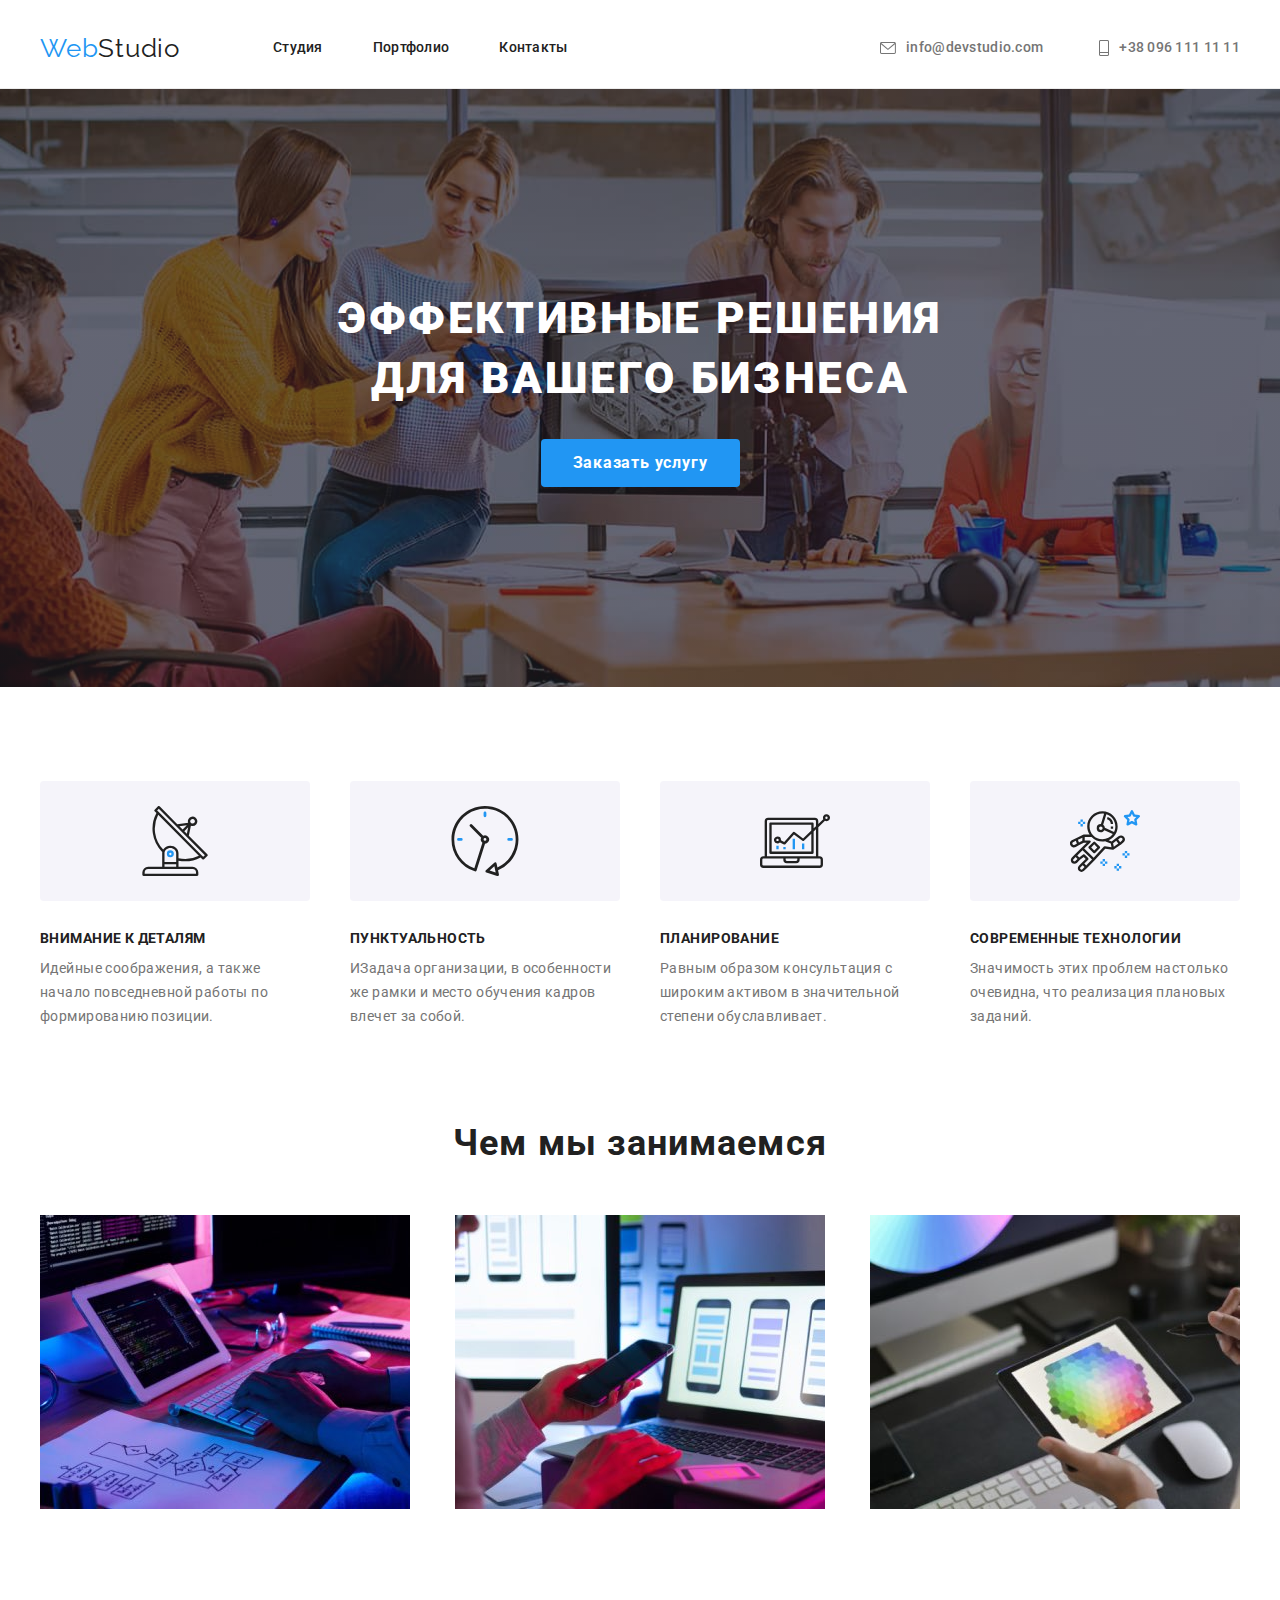
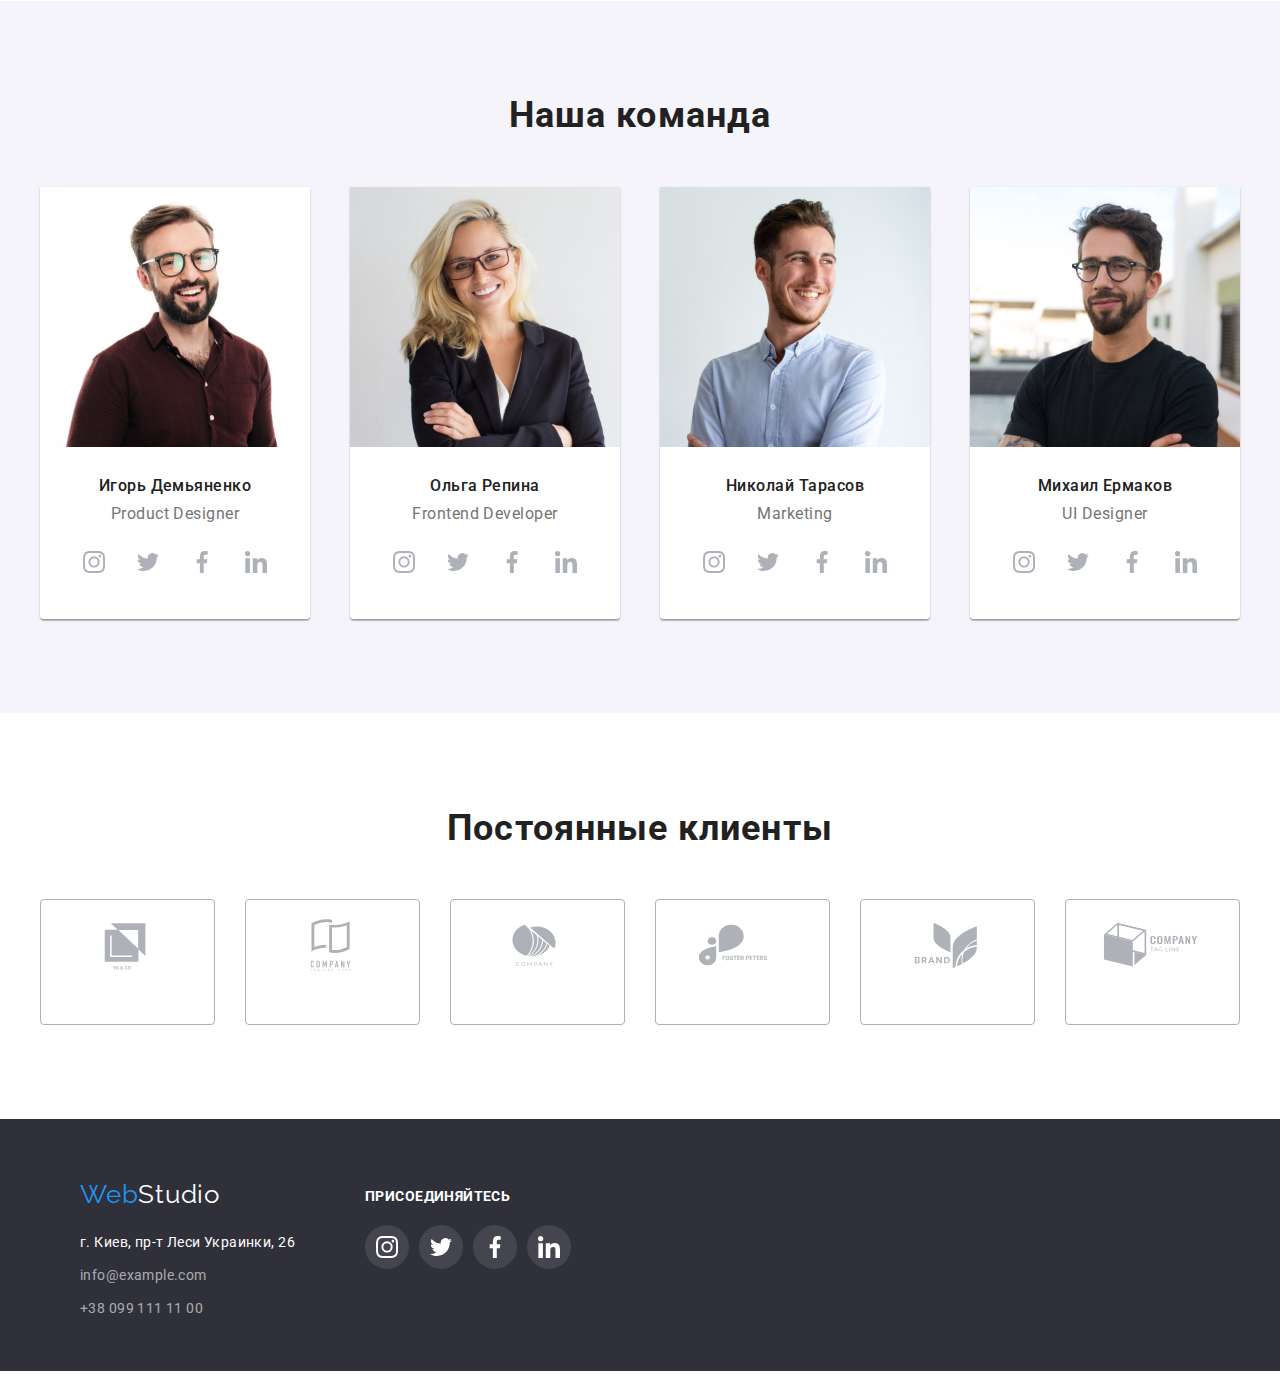
<file: index.html>
<!DOCTYPE html>
<html lang="ru">

<head>
    <meta charset="UTF-8">
    <meta http-equiv="X-UA-Compatible" content="IE=edge">
    <meta name="viewport" content="width=device-width, initial-scale=1.0">
    <title>Web Studio (Version 2.1)</title>

    <link
        href="https://fonts.googleapis.com/css2?family=Raleway:wght@700&family=Roboto:wght@400;500;700;900&display=swap"
        rel="stylesheet" />

    <link rel="stylesheet" href="https://cdnjs.cloudflare.com/ajax/libs/modern-normalize/1.1.0/modern-normalize.min.css"
        integrity="sha512-wpPYUAdjBVSE4KJnH1VR1HeZfpl1ub8YT/NKx4PuQ5NmX2tKuGu6U/JRp5y+Y8XG2tV+wKQpNHVUX03MfMFn9Q=="
        crossorigin="anonymous" referrerpolicy="no-referrer" />

    <link rel="stylesheet" href="./css/style.css">
</head>

<body>

    <header>
        <div class="container main-nav">
            <a href="./index.html" class="logo link"> <span class="logo-web">Web</span><span class="logo-studio">Studio</span></a>
            <nav>
                <ul class="site-nav list">
                    <li class="item"><a class="link" href="./index.html">Студия</a></li>
                    <li class="item"><a class="link" href="./portfolio.html">Портфолио</a></li>
                    <li class="item"><a class="link" href="">Контакты</a></li>
                </ul> 
            </nav>
            <ul class="contact-nav list">
                <li class="item">
                    <a class="link email-nav" href="mailto:info@devstudio.com">
                    <svg class="email-pic">
                    <use href="./images/nav-icon.svg#icon-nav-envelope"></use>
                    </svg>
                    info@devstudio.com
                    </a>
                </li>
                <li class="item">
                    <a class="link tel-nav" href="tel:+380961111111">
                    <svg class="tel-pic">
                    <use href="./images/nav-icon.svg#icon-nav-phone"></use>
                    </svg>
                    +38 096 111 11 11
                    </a>
                </li>
            </ul>
        </div>
    </header>

    <main>
        <!-- секция Эффективные решения для вашего бизнеса -->
        <div class="pre-hero-line"></div>
        <section class="hero">
            <h1 class="main-headline"> <span class="hero-title"> Эффективные решения<br>для вашего бизнеса</span> </h1>
            <button type="button" class="button-main"> <span class="color-text-button">Заказать услугу</span></button>
        </section>
        <!-- секция преимуществ -->
        <section class="container">
            <ul class="benefits">
                <!-- <h2>Наши преимущества</h2> -->
                <li class="item aerial">
                    <h3 class="benefits-title">Внимание к деталям</h3>
                    <p class="benefits-describe">Идейные соображения, а также начало повседневной работы по формированию позиции.</p>
                </li>
                <li class="item clock">
                    <h3 class="benefits-title">Пунктуальность</h3>
                    <p class="benefits-describe">ИЗадача организации, в особенности же рамки и место обучения кадров влечет за собой.</p>
                </li>
                <li class="item diagarm">
                    <h3 class="benefits-title">Планирование</h3>
                    <p class="benefits-describe">Равным образом консультация с широким активом в значительной степени обуславливает.</p>
                </li>
                <li class="item astronaut">
                    <h3 class="benefits-title">Современные технологии</h3>
                    <p class="benefits-describe">Значимость этих проблем настолько очевидна, что реализация плановых заданий.</p>
                </li>
            </ul>
        </section>
        <!-- секция Чем мы занимаемся  -->
        <section class="container">
            <div class="whatwedo">
                <h2 class="whatwedo-headline">Чем мы занимаемся</h2>
                <ul class="whatwedo-list">
                    <li class="item">
                        <img src="./images/photo-coding.jpg" alt="Верстка сайта" width="370" height="294" />
                    </li>
                    <li class="item">
                        <img src="./images/photo-app.jpg" alt="Написание приложений" width="370" height="294" />
                    </li>
                    <li class="item">
                        <img src="./images/photo-design.jpg" alt="Разработка дизайна" width="370" height="294" />
                    </li>
                </ul>
            </div>
        </section>
        <!-- секция Наша команда -->
        <section class="our-team">
            <div class="container">
                <h2 class="our-team-headline">Наша команда</h2>
                <ul class="personal list">
                    <li class="personal-card">
                        <img class="item-img" src="./images/card-photo-igor.jpg" alt="Product Designer" width="270" height="260" />
                        <div class="our-team-name">
                            <p class="team-name">Игорь Демьяненко</p>
                            <p class="team-job">Product Designer</p>
                            <ul class="personal-social">
                                <li class="social">
                                    <a href="#">
                                    <svg class="insta-icon link" viewBox="0 0 200 100">
                                    <use href="./images/social-icons.svg#icon-instagram"></use>
                                    </svg>
                                    </a>
                                </li>                                    
                                <li class="social">
                                    <a href="#">
                                    <svg class="twitter-icon link" viewBox="0 0 200 100">
                                    <use href="./images/social-icons.svg#icon-twitter"></use>
                                    </svg>
                                    </a>
                                </li>                                    
                                <li class="social">
                                    <a href="#">
                                    <svg class="facebook-icon link" viewBox="0 0 200 100">
                                    <use href="./images/social-icons.svg#icon-facebook"></use>
                                    </svg>
                                    </a>
                                </li>                                    
                                <li class="social">
                                    <a href="#">
                                    <svg class="linkedin-icon link" viewBox="0 0 200 100">
                                    <use href="./images/social-icons.svg#icon-linkedin"></use>
                                    </svg>
                                    </a>
                                </li>                                   
                            </ul>
                        </div>
                    </li>
                    <li class="personal-card">
                        <img class="item-img" src="./images/card-photo-olena.jpg" alt="Frontend Developer" width="270" height="260" />
                        <div class="our-team-name">
                            <p class="team-name">Ольга Репина</p>
                            <p class="team-job">Frontend Developer</p>
                            <ul class="personal-social">
                                <li class="social">
                                    <a href="#">
                                    <svg class="insta-icon link" viewBox="0 0 200 100">
                                    <use href="./images/social-icons.svg#icon-instagram"></use>
                                    </svg>
                                    </a>
                                </li>
                                <li class="social">
                                    <a href="#">
                                    <svg class="twitter-icon link" viewBox="0 0 200 100">
                                    <use href="./images/social-icons.svg#icon-twitter"></use>
                                    </svg>
                                    </a>
                                </li>
                                <li class="social">
                                    <a href="#">
                                    <svg class="facebook-icon link" viewBox="0 0 200 100">
                                    <use href="./images/social-icons.svg#icon-facebook"></use>
                                    </svg>
                                    </a>
                                </li>
                                <li class="social">
                                    <a href="#">
                                    <svg class="linkedin-icon link" viewBox="0 0 200 100">
                                    <use href="./images/social-icons.svg#icon-linkedin"></use>
                                    </svg>
                                    </a>
                                 </li>
                            </ul>
                        </div>
                    </li>
                    <li class="personal-card">
                        <img class="item-img" src="./images/card-photo-mukola.jpg" alt="Marketing" width="270" height="260" />
                        <div class="our-team-name">
                            <p class="team-name">Николай Тарасов</p>
                            <p class="team-job">Marketing</p>
                            <ul class="personal-social">
                                <li class="social">
                                    <a href="#">
                                    <svg class="insta-icon link" viewBox="0 0 200 100">
                                    <use href="./images/social-icons.svg#icon-instagram"></use>
                                    </svg>
                                    </a>
                                </li>
                                <li class="social">
                                    <a href="#">
                                    <svg class="twitter-icon link" viewBox="0 0 200 100">
                                    <use href="./images/social-icons.svg#icon-twitter"></use>
                                    </svg>
                                    </a>
                                </li>
                                <li class="social">
                                    <a href="#">
                                    <svg class="facebook-icon link" viewBox="0 0 200 100">
                                    <use href="./images/social-icons.svg#icon-facebook"></use>
                                    </svg>
                                    </a>
                                </li>
                                <li class="social">
                                    <a href="#">
                                    <svg class="linkedin-icon link" viewBox="0 0 200 100">
                                    <use href="./images/social-icons.svg#icon-linkedin"></use>
                                    </svg>
                                    </a>
                                </li>
                            </ul>
                        </div>
                    </li>
                    <li class="personal-card">
                        <img class="item-img" src="./images/card-photo-mukhailo.jpg" alt="Product Designer" width="270" height="260" />
                        <div class="our-team-name">
                            <p class="team-name">Михаил Ермаков</p>
                            <p class="team-job">UI Designer</p>
                            <ul class="personal-social">
                                <li class="social">
                                    <a href="#">
                                    <svg class="insta-icon link" viewBox="0 0 200 100">
                                    <use href="./images/social-icons.svg#icon-instagram"></use>
                                    </svg>
                                    </a>
                                </li>
                                <li class="social">
                                    <a href="#">
                                    <svg class="twitter-icon link" viewBox="0 0 200 100">
                                    <use href="./images/social-icons.svg#icon-twitter"></use>
                                    </svg>
                                    </a>
                                </li>
                                <li class="social">
                                    <a href="#">
                                    <svg class="facebook-icon link" viewBox="0 0 200 100">
                                    <use href="./images/social-icons.svg#icon-facebook"></use>
                                    </svg>
                                    </a>
                                </li>
                                <li class="social">
                                    <a href="#">
                                    <svg class="linkedin-icon link" viewBox="0 0 200 100">
                                    <use href="./images/social-icons.svg#icon-linkedin"></use>
                                    </svg>
                                    </a>
                                </li>
                            </ul>
                        </div>
                    </li>
                </ul>
            </div>
        </section>
        <!-- секция постоянный клиенты -->
        <section class="regular-customer">
            <div class="container">
                <h2 class="customer-headline">Постоянные клиенты</h2>
                <ul class="customer-list">
                    <li class="item">
                        <a href="#">
                        <svg class="yaco client">
                        <use href="./images/regular-customer.svg#icon-yaco"></use>
                        </svg>
                        </a>
                    </li>
                    <li class="item">
                        <a href="#">
                        <svg class="company1 client">
                        <use href="./images/regular-customer.svg#icon-company1"></use>
                        </svg>
                        </a>
                    </li>
                    <li class="item">
                        <a href="#"> 
                        <svg class="company2 client">
                        <use href="./images/regular-customer.svg#icon-company2"></use>
                        </svg>
                        </a>
                    </li>
                    <li class="item">
                        <a href="#">
                        <svg class="foster client">
                        <use href="./images/regular-customer.svg#icon-foster"></use>
                        </svg>
                        </a>
                    </li>
                    <li class="item">
                        <a href="#">
                        <svg class="brand client">
                        <use href="./images/regular-customer.svg#icon-brand"></use>
                        </svg>
                        </a>
                    </li>
                    <li class="item">
                        <a href="#">
                        <svg class="tagline client">
                            <use href="./images/regular-customer.svg#icon-tagline"></use>
                        </svg>
                        </a>
                    </li>
                </ul>
            </div>
        </section>
    </main>

    <footer class="footer-section">
        <!-- секция контакты -->
        <div class="container footer">
                <ul class="footer-first">
                    <li>
                    <a href="./index.html" class="logo link"> <span class="logo-web">Web</span><span class="logo-studio-foot">Studio</span></a>
                    <address class="adress">
                        <a href="https://goo.gl/maps/mDuxBQLY7Kdxs8NY9" class="contact-foot-adress link">г. Киев, пр-т Леси Украинки, 26</a><br>
                        <a href="mailto:info@example.com" class="contact-foot link">info@example.com</a><br>
                        <a href="tel:+380991111100" class="contact-foot link">+38 099 111 11 00</a>
                    </address>
                    </li>
                </ul>
                <ul class="footer-second">
                    <li>
                    <p class="footer-second-title">ПРИСОЕДИНЯЙТЕСЬ</p>
                    </li>
                    <li >
                        <ul class="footer-second-social">
                            <li class="footer-social">
                                <a href="#">
                                    <svg class="insta-icon link" viewBox="0 0 200 100">
                                        <use href="./images/social-icons.svg#icon-instagram"></use>
                                    </svg>
                                </a>
                            </li>
                            <li class="footer-social">
                                <a href="#">
                                    <svg class="twitter-icon link" viewBox="0 0 200 100">
                                        <use href="./images/social-icons.svg#icon-twitter"></use>
                                    </svg>
                                </a>
                            </li>
                            <li class="footer-social">
                                <a href="#">
                                    <svg class="facebook-icon link" viewBox="0 0 200 100">
                                        <use href="./images/social-icons.svg#icon-facebook"></use>
                                    </svg>
                                </a>
                            </li>
                            <li class="footer-social">
                                <a href="#">
                                    <svg class="linkedin-icon link" viewBox="0 0 200 100">
                                        <use href="./images/social-icons.svg#icon-linkedin"></use>
                                    </svg>
                                </a>
                            </li>
                        </ul>
                    </li>
                </ul>
        </div>
    </footer>

</body>

</html>
</file>
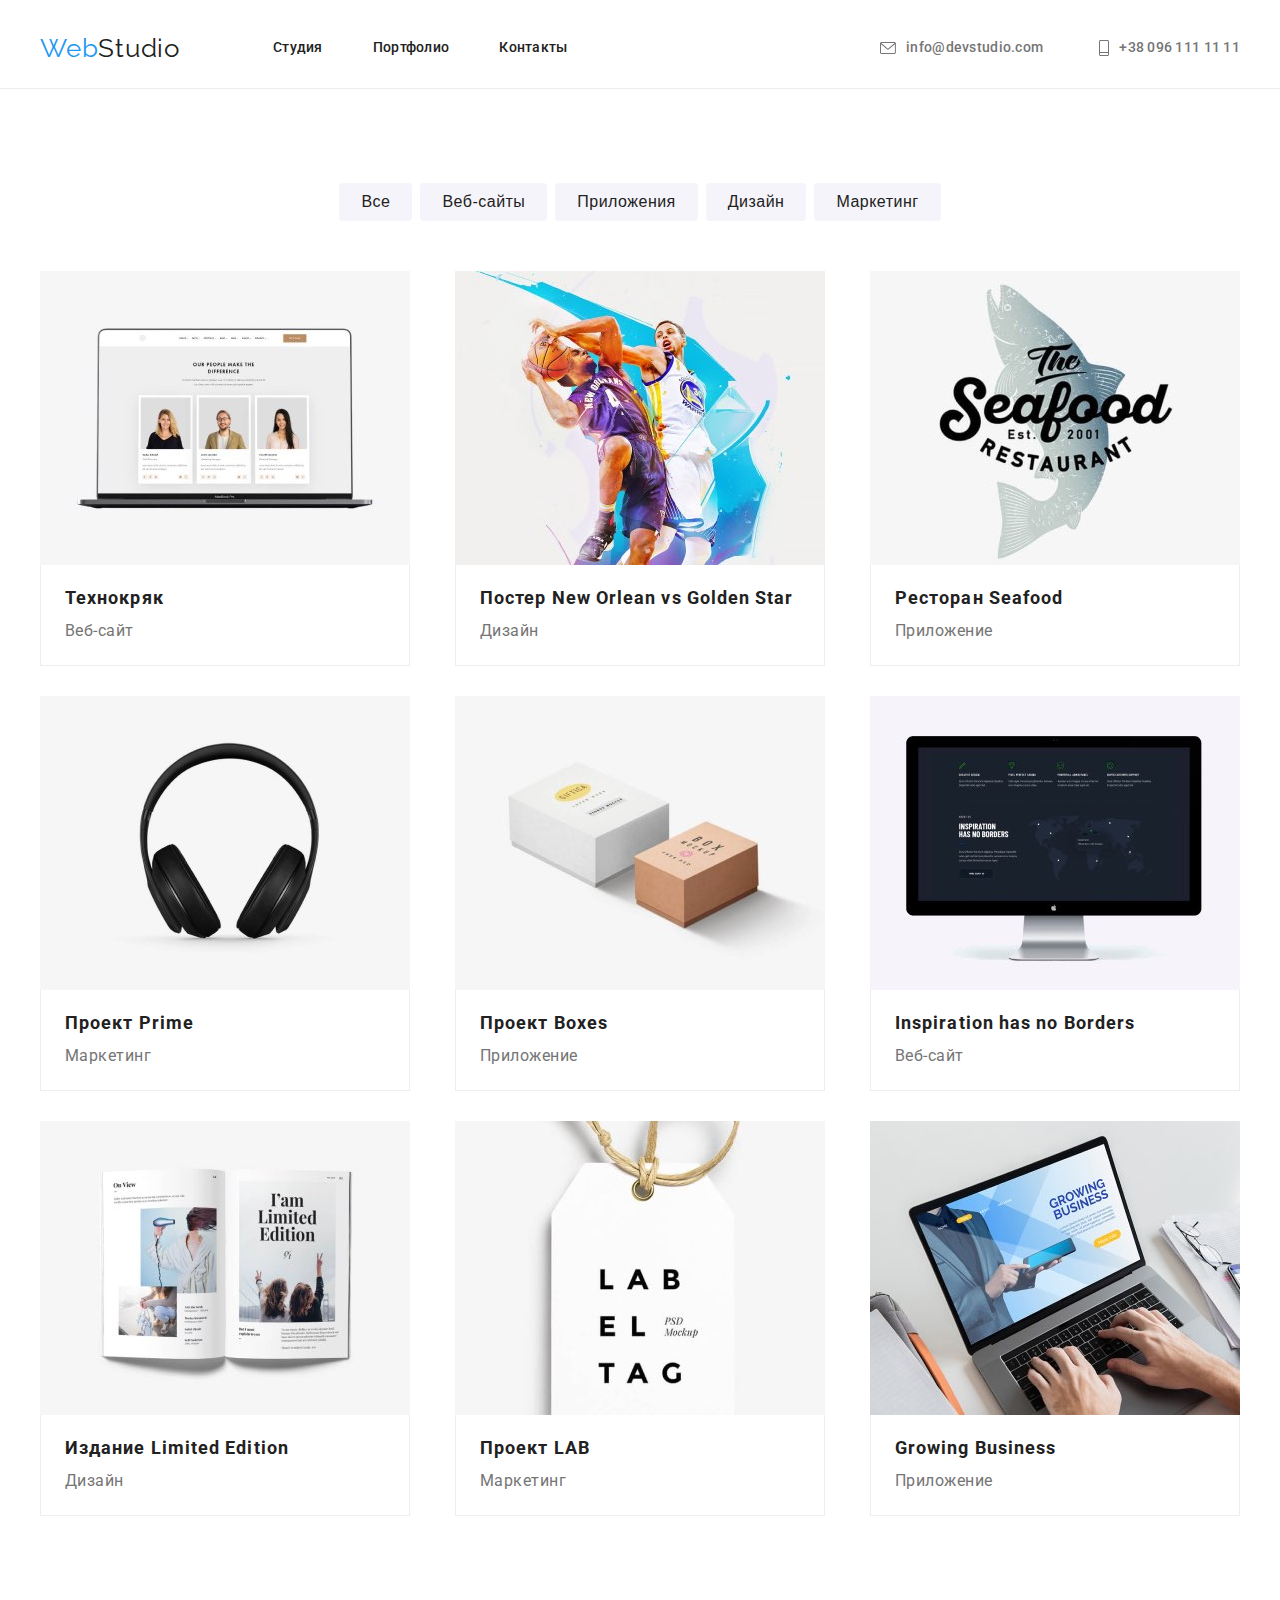
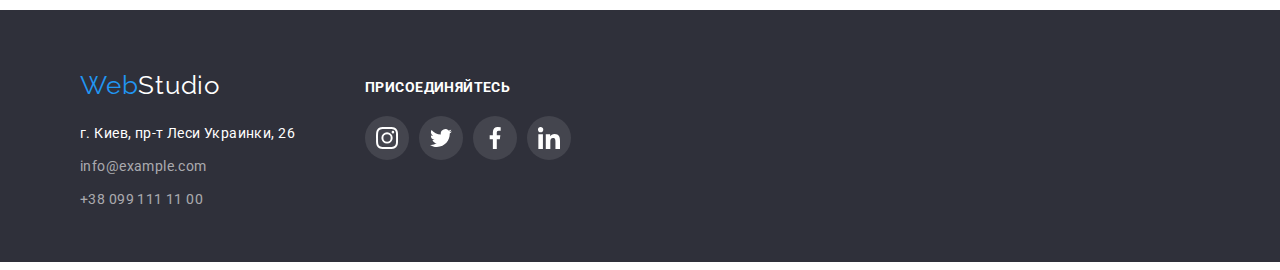
<file: portfolio.html>
<!DOCTYPE html>
<html lang="ru">

<head>
    <meta charset="UTF-8">
    <meta http-equiv="X-UA-Compatible" content="IE=edge">
    <meta name="viewport" content="width=device-width, initial-scale=1.0">
    <title>Web Studio (Version 2.1)</title>

    <link 
    href="https://fonts.googleapis.com/css2?family=Raleway:wght@700&family=Roboto:wght@400;500;700;900&display=swap"
    rel="stylesheet"
    />
    <link rel="stylesheet" href="https://cdnjs.cloudflare.com/ajax/libs/modern-normalize/1.1.0/modern-normalize.min.css"
    integrity="sha512-wpPYUAdjBVSE4KJnH1VR1HeZfpl1ub8YT/NKx4PuQ5NmX2tKuGu6U/JRp5y+Y8XG2tV+wKQpNHVUX03MfMFn9Q=="
    crossorigin="anonymous" referrerpolicy="no-referrer" />

    <link rel="stylesheet" href="./css/style.css">
</head>

<body>
    <!-- Шапка сайта -->
    <header>
        <div class="container main-nav">
            <a href="./index.html" class="logo link"> <span class="logo-web">Web</span><span
                    class="logo-studio">Studio</span></a>
            <nav>
                <ul class="site-nav list">
                    <li class="item"><a class="link" href="./index.html">Студия</a></li>
                    <li class="item"><a class="link" href="./portfolio.html">Портфолио</a></li>
                    <li class="item"><a class="link" href="">Контакты</a></li>
                </ul>
            </nav>
            <ul class="contact-nav list">
                <li class="item">
                    <a class="link email-nav" href="mailto:info@devstudio.com">
                        <svg class="email-pic">
                            <use href="./images/nav-icon.svg#icon-nav-envelope"></use>
                        </svg>
                        info@devstudio.com
                    </a>
                </li>
                <li class="item">
                    <a class="link tel-nav" href="tel:+380961111111">
                        <svg class="tel-pic">
                            <use href="./images/nav-icon.svg#icon-nav-phone"></use>
                        </svg>
                        +38 096 111 11 11
                    </a>
                </li>
            </ul>
        </div>
    </header>
    <main>
        <!-- портфолио -->
        <!-- <h1>Портфолио</h1> -->
        <div class="pre-hero-line"></div>
        <div class="container">
            <div class="buttons-portfolio">
                <!-- фильтр кнопок портфолио -->
                <button type="button" class="button-portfolio click">Все</button>
                <button type="button" class="button-portfolio click">Веб-сайты</button>
                <button type="button" class="button-portfolio click">Приложения</button>
                <button type="button" class="button-portfolio click">Дизайн</button>
                <button type="button" class="button-portfolio click">Маркетинг</button>
            </div>  
            <!-- секция примеры портфолио  -->
            <section class="our-portfolio">
                <ul class="portfolio-list">
                    <li class="portfolio-element">
                        <a href="#" class="link">
                            <img src="./images/technokr.jpg" alt="Технокряк" width="370" height="294" />
                        </a>
                        <div class="portfolio-info">
                            <h2 class="portfolio-title">Технокряк</h2>
                            <p class="portfolio-example">Веб-сайт</p>
                        </div>
                    </li>
                    <li class="portfolio-element">
                        <a href="#" class="link">
                        <img src="./images/poster.jpg" alt="Постер New Orlean vs Golden Star" width="370" height="294" />
                        </a>
                        <div class="portfolio-info">
                            <h2 class="portfolio-title">Постер New Orlean vs Golden Star</h2>
                            <p class="portfolio-example">Дизайн</p>
                        </div>
                    </li>
                    <li class="portfolio-element">
                        <a href="#" class="link">
                            <img src="./images/restoran.jpg" alt="Ресторан Seafood" width="370" height="294" />
                        </a>
                        <div class="portfolio-info">
                            <h2 class="portfolio-title">Ресторан Seafood</h2>
                            <p class="portfolio-example"> Приложение</p>
                        </div>
                    </li>
                    <li class="portfolio-element">
                        <a href="#" class="link">
                            <img src="./images/proekt-prime.jpg" alt="Проект Prime" width="370" height="294" />
                        </a>
                        <div class="portfolio-info">
                            <h2 class="portfolio-title">Проект Prime</h2>
                            <p class="portfolio-example">Маркетинг</p>
                        </div>
                    </li>
                    <li class="portfolio-element">
                        <a href="#" class="link">
                            <img src="./images/proekt-boxes.jpg" alt="Проект Boxes" width="370" height="294" />
                        </a>
                        <div class="portfolio-info">
                            <h2 class="portfolio-title">Проект Boxes</h2>
                            <p class="portfolio-example">Приложение</p>
                        </div>
                    </li>
                    <li class="portfolio-element">
                        <a href="#" class="link">
                            <img src="./images/inspiration.jpg" alt="Inspiration has no Borders" width="370" height="294" />
                        </a>
                        <div class="portfolio-info">
                            <h2 class="portfolio-title">Inspiration has no Borders</h2>
                            <p class="portfolio-example">Веб-сайт</p>
                        </div>
                    </li>
                    <li class="portfolio-element">
                        <a href="#" class="link">
                            <img src="./images/izdanie.jpg" alt="Издание Limited Edition" width="370" height="294" />
                        </a>
                        <div class="portfolio-info">
                            <h2 class="portfolio-title">Издание Limited Edition</h2>
                            <p class="portfolio-example">Дизайн</p>
                        </div>
                    </li>
                    <li class="portfolio-element">
                        <a href="#" class="link">
                            <img src="./images/proekt-lab.jpg" alt="Проект LAB" width="370" height="294" />
                        </a>
                        <div class="portfolio-info">
                            <h2 class="portfolio-title">Проект LAB</h2>
                            <p class="portfolio-example">Маркетинг</p>
                        </div>
                    </li>
                    <li class="portfolio-element">
                        <a href="#" class="link">
                        <img src="./images/growing-business.jpg" alt="Growing Business" width="370" height="294" />
                        </a>
                        <div class="portfolio-info">
                            <h2 class="portfolio-title">Growing Business</h2>
                            <p class="portfolio-example">Приложение</p>
                        </div>
                    </li>
                </ul>
            </section>
        </div>
    </main>

<footer class="footer-section">
    <!-- секция контакты -->
    <div class="container footer">
        <ul class="footer-first">
            <li>
                <a href="./index.html" class="logo link"> <span class="logo-web">Web</span><span class="logo-studio-foot">Studio</span></a>
                    <address class="adress">
                        <a href="https://goo.gl/maps/mDuxBQLY7Kdxs8NY9" class="contact-foot-adress link">г. Киев, пр-т
                            Леси
                            Украинки, 26</a><br>
                        <a href="mailto:info@example.com" class="contact-foot link">info@example.com</a><br>
                        <a href="tel:+380991111100" class="contact-foot link">+38 099 111 11 00</a>
                    </address>
            </li>
        </ul>
        <ul class="footer-second">
            <li>
                <p class="footer-second-title">ПРИСОЕДИНЯЙТЕСЬ</p>
            </li>
            <li>
                <ul class="footer-second-social">
                    <li class="footer-social">
                        <a href="#">
                            <svg class="insta-icon link" viewBox="0 0 200 100">
                                <use href="./images/social-icons.svg#icon-instagram"></use>
                            </svg>
                        </a>
                    </li>
                    <li class="footer-social">
                        <a href="#">
                            <svg class="twitter-icon link" viewBox="0 0 200 100">
                                <use href="./images/social-icons.svg#icon-twitter"></use>
                            </svg>
                        </a>
                    </li>
                    <li class="footer-social">
                        <a href="#">
                            <svg class="facebook-icon link" viewBox="0 0 200 100">
                                <use href="./images/social-icons.svg#icon-facebook"></use>
                            </svg>
                        </a>
                    </li>
                    <li class="footer-social">
                        <a href="#">
                            <svg class="linkedin-icon link" viewBox="0 0 200 100">
                                <use href="./images/social-icons.svg#icon-linkedin"></use>
                            </svg>
                        </a>
                    </li>
                </ul>
            </li>
        </ul>
    </div>
</footer>
    
    </body>
    
    </html>
</file>
<file: css/style.css>
:root {
  --primary-text-color: #757575;
  --secondary-text-color: #212121;
  --accent-color: #2196f3;
  --as-main-button-color: #2196f3;
  --primary-bg-color: #ffffff;
  --button-hover-text: rgba(255, 255, 255, 1);
  --social-base-color: #afb1b8;
}

body {
  color: var(--primary-text-color);
  background-color: var(--primary-bg-color);
  font-family: Roboto, VHelvetica Neue, sans-serif;

  font-size: 14px;
  line-height: 1.71;
  letter-spacing: 0.03em;

  margin-left: auto;
  margin-right: auto;
}

/* gen settings */
a {
  text-decoration: none;
  padding: 0;
}

.ul {
  padding: 0;
  margin: 0;
  list-style: none;
}

h1,
h2,
h3,
h4,
h5,
h6 {
  padding: 0;
  margin: 0;
}

/* nav container */
.container {
  width: 1200px;
  margin-left: auto;
  margin-right: auto;
  padding-left: 15px;
  padding-right: 15px;
}

/* nav */

.main-nav {
  display: flex;
  align-items: center;
}

/* logo */

.logo {
  font-family: Raleway, sans-serif;
  font-weight: 400;
  font-size: 26px;
  line-height: 1.19;
  letter-spacing: 0.03em;
}
.logo-web {
  color: var(--accent-color);
}

.logo-studio {
  color: #212121;
}

.logo-studio-foot {
  color: white;
}

/* end logo */

.site-nav {
  display: flex;
  margin-left: 93px;
  list-style: none;
  padding-left: 0;
  margin-top: 0;
  margin-bottom: 0;
}

.site-nav .item + .item {
  margin-left: 50px;
}

.site-nav .link {
  display: block;
  padding-top: 32px;
  padding-bottom: 32px;

  color: var(--secondary-text-color);
  font-weight: 500;
  font-size: 14px;
  line-height: 1.14;
  letter-spacing: 0.02em;
}

.site-nav .link:hover,
.site-nav .link:focus {
  color: var(--accent-color);
}

/* another margin site-nav */

/* .site-nav .item {
  margin-right: 50px;
} */
/* .site-nav .item:last-child {
  margin-right: 0;
} */

/* .site-nav .item:not(:last-child) {
  margin-right: 50px;
} */

.contact-nav {
  display: flex;
  align-items: center;
  margin-left: auto;
  padding-left: 0;
  margin-top: 0;
  margin-bottom: 0;

  list-style: none;
}

.contact-nav .item + .item {
  margin-left: 50px;
}

.contact-nav .link {
  /* display: block; */
  display: flex;
  align-items: center;
  padding-top: 32px;
  padding-bottom: 32px;

  color: var(--primary-text-color);
  font-weight: 500;
  font-size: 14px;
  line-height: 1.14;
  letter-spacing: 0.02em;
  text-decoration: none;
  fill: var(--primary-text-color);
}

.email-pic,
.tel-pic {
  width: 16px;
  height: 16px;
  margin-right: 10px;
}

.contact-nav .link:hover,
.contact-nav .link:focus {
  color: var(--accent-color);
  text-decoration: none;
  fill: var(--as-main-button-color);
}

/* nav end */

/* hero */

.pre-hero-line {
  background-color: rgba(236, 236, 236, 1);
  height: 1px;
}

.hero {
  display: block;
  text-align: center;
  background-color: #2f303a;

  background-image: linear-gradient(
      to right,
      rgba(47, 48, 58, 0.4) 0%,
      rgba(47, 48, 58, 0.4) 100%
    ),
    url("../images/Img-hero-hover.jpg");
  background-repeat: no-repeat;
  background-position: center;
}

.hero-title {
  color: rgba(255, 255, 255, 1);
}

.main-headline {
  padding-top: 200px;
  margin: 0 auto;

  font-weight: 900;
  font-size: 44px;
  line-height: 1.36;
  text-align: center;
  letter-spacing: 0.06em;
  text-transform: uppercase;
}

/* button set */
.button-main {
  box-sizing: border-box;
  cursor: pointer;

  background-color: var(--as-main-button-color);
  border: 0 solid var(--as-main-button-color);
  border-radius: 4px;

  /* Font-weight: 700;
  Font size: 16px;
  Line height: 1.8; */

  margin-top: 30px;
  text-align: center;
  letter-spacing: 0.06em;

  padding: 10px 32px;
  margin-bottom: 200px;
}

.color-text-button {
  color: var(--button-hover-text);

  font-family: Roboto;
  font-style: normal;
  font-weight: 700;
  font-size: 16px;
  line-height: 1.8;

  /* padding: 10px 32px; */
}

/* hero end */

/* benefits */

.benefits {
  display: flex;
  justify-content: space-between;
  list-style: none;

  /* height: 200px; */
  margin: 0;
  padding-top: 94px;
  padding-bottom: 94px;
  padding-left: 0;
}

.benefits .item::before {
  content: "";
  height: 120px;
  display: block;

  background-color: rgba(245, 244, 250, 1);
  background-repeat: no-repeat;
  background-position: center;

  border-radius: 4px;
  margin-bottom: 30px;
}

.aerial::before {
  background-image: url("../images/benefits/benefits-aerial.svg");
}

.clock::before {
  background-image: url("../images/benefits/benefits-clock.svg");
}
.diagarm::before {
  background-image: url("../images/benefits/benefits-diagram.svg");
}

.astronaut::before {
  background-image: url("../images/benefits/benefits-astronaut.svg");
}

/* .benefits .item:nth-child(1)::before {
  background-image: url("../images/benefits/benefits-aerial.svg");
}

.benefits .item:nth-child(2)::before {
  background-image: url("../images/benefits/benefits-clock.svg");
}

.benefits .item:nth-child(3)::before {
  background-image: url("../images/benefits/benefits-diagram.svg");
}

.benefits .item:nth-child(4)::before {
  background-image: url("../images/benefits/benefits-astronaut.svg");
} */

.benefits .item + .item {
  margin-left: 30px;
}

.benefits .item {
  width: 270px;
}

.benefits-title {
  color: #212121;

  font-weight: 700;
  font-size: 14px;
  line-height: 1.14;
  letter-spacing: 0.03em;
  text-transform: uppercase;
}

.benefits-describe {
  font-style: normal;
  font-weight: 400;
  font-size: 14px;
  line-height: 1.71;
  letter-spacing: 3%;

  margin-top: 10px;
  margin-bottom: 0;
}

/* benefits end */

/* whatwedo index.html */

/* .whatwedo {
  margin-top: 94px;
} */

.whatwedo-headline {
  color: var(--secondary-text-color);

  font-weight: 700;
  font-size: 36px;
  line-height: 1.16;
  text-align: center;
  letter-spacing: 0.03em;

  padding-bottom: 50px;
}

.whatwedo-list {
  display: flex;
  justify-content: space-between;

  list-style: none;
  margin-top: 0;
  margin-bottom: 0;
  padding-left: 0;
  padding-bottom: 0;
}

.whatwedo-list .item {
  margin-bottom: -10px;
}

.whatwedo-list .item + .item {
  margin-left: 30px;
}

/* our-team index.html */

.our-team {
  background-color: #f5f4fa;
  margin-top: 94px;
}

.our-team-headline {
  display: block;
  color: var(--secondary-text-color);

  font-weight: 700;
  font-size: 36px;
  line-height: 1.16;
  text-align: center;
  letter-spacing: 0.03em;

  padding-top: 94px;
}

.personal {
  display: flex;
  justify-content: space-between;
  list-style: none;

  font-weight: 400;
  font-size: 16px;
  line-height: 1.18;
  letter-spacing: 0.03em;

  padding-left: 0;
  /* margin-top: 50px; */
  margin: 0 0;
  padding-top: 50px;
  padding-bottom: 94px;
}

.personal-card {
  box-shadow: 0px 1px 3px rgba(0, 0, 0, 0.12), 0px 1px 1px rgba(0, 0, 0, 0.14),
    0px 2px 1px rgba(0, 0, 0, 0.2);
  border-radius: 0px 0px 4px 4px;
}

.personal .item-img {
  margin-bottom: -5px;
}

.personal .team-name + .team-name {
  padding-left: 30px;
}

.our-team-name {
  background-color: var(--button-hover-text);
  border-radius: 0px 0px 4px 4px;
}

.team-name {
  color: var(--secondary-text-color);
  font-weight: 500;
  font-size: 16px;
  line-height: 1.18;
  text-align: center;
  letter-spacing: 0.03em;

  padding-top: 30px;

  margin: 0 auto;
}

.team-job {
  text-align: center;
  font-family: Roboto;
  font-weight: 400;
  font-size: 16px;
  line-height: 1.18;

  margin: 0 auto;
  padding-top: 10px;
  padding-bottom: 16px;
}

.personal-social {
  display: flex;
  justify-content: space-between;
  margin: 0;
  padding: 0;
  list-style: none;
}

.personal-social .link {
  height: 44px;
  width: 44px;
  fill: var(--social-base-color);
  border-radius: 50%;
  padding: 0;
  margin-bottom: 30px;
  background-position: center;
}

.personal-social .link:hover,
.personal-social .link:focus {
  fill: #ffffff;
  background-color: var(--as-main-button-color);
}

/* .personal-social .link {
  margin-bottom: 30px;
  background-position: center;
} */

.social + .social {
  margin-left: 10px;
}

.social:first-child {
  margin-left: 32px;
}

.social:last-child {
  margin-right: 32px;
}

/* end our-team index.html */

/* --start-- regular-customer */

.customer-headline {
  color: var(--secondary-text-color);
  font-style: normal;
  font-weight: 700;
  font-size: 36px;
  line-height: 1.17;
  text-align: center;
  letter-spacing: 0.03em;

  padding-top: 94px;
}

.customer-list {
  display: flex;
  justify-content: space-between;

  padding-top: 50px;
  padding-bottom: 94px;
  margin: 0 auto;
  padding-left: 0;
  list-style: none;
}

.customer-list .item {
  display: inline-block;
  width: 170px;
  height: 92px;

  border: 1px solid #afb1b8;
  border-radius: 4px;
  object-fit: cover;
}

.customer-list .client {
  width: 106px;
  height: 60px;
  position: absolute;
}

.customer-list .item + .item {
  margin-left: 30px;
}

.customer-list .item {
  padding: 16px 32px;
}

.client {
  fill: var(--social-base-color);
  border-color: var(--social-base-color);
}

.client:hover,
.client:active {
  fill: var(--as-main-button-color);
}

.customer-list .item:hover,
.customer-list .item:active {
  border: 1px solid var(--as-main-button-color);
}

/* --end-- regular-customer */

/* footer */

.footer-section {
  box-sizing: border-box;
  background-color: #2f303a;
  height: 252px;
  padding-top: 60px;
}

.footer {
  display: flex;
  justify-content: flex-start;
}

.adress {
  display: block;
  font-family: Roboto;
  font-style: normal;
  font-weight: 400;
  font-size: 14px;
  line-height: 1.71;
  letter-spacing: 0.03em;
}

.contact-foot-adress {
  display: inline-block;
  color: rgba(255, 255, 255, 1);
  margin-top: 20px;
}

.contact-foot {
  display: inline-block;
  color: rgba(255, 255, 255, 0.6);
  margin-top: 9px;
}

.footer-first {
  list-style: none;
  margin: 0;
}

.footer-second {
  padding-left: 70px;
  padding-top: 10px;
  list-style: none;
  margin: 0;
}

.footer-second-title {
  color: #ffffff;

  font-style: normal;
  font-weight: 700;
  font-size: 14px;
  line-height: 1.14;
  letter-spacing: 0.03em;
  text-transform: uppercase;

  padding: 0;
  margin: 0;
}

.footer-second-social {
  display: flex;
  justify-content: space-between;
  list-style: none;
  padding-top: 20px;
  padding-left: 0;
}

.footer-social + .footer-social {
  padding-left: 10px;
}

.footer-social .link {
  background-color: rgba(255, 255, 255, 0.1);
  height: 44px;
  width: 44px;
  fill: var(--primary-bg-color);
  border-radius: 50%;
}

.footer-social .link:hover,
.footer-social .link:focus {
  fill: #ffffff;
  background-color: var(--as-main-button-color);
}

/* footer end */

/* .list {
  list-style: none;
} */

.buttons-portfolio {
  display: flex;
  justify-content: center;
  padding-top: 94px;
}

.buttons-portfolio .click + .click {
  margin-left: 8px;
}

.button-portfolio {
  box-sizing: border-box;
  cursor: pointer;

  color: rgba(33, 33, 33, 1);
  background-color: rgba(245, 244, 250, 1);

  font-weight: 500;
  font-size: 16px;
  line-height: 1.6;
  text-align: center;
  letter-spacing: 0.03em;
  border: 0 solid rgba(245, 244, 250, 1);
  border-radius: 4px;

  /* height: 38px;
  width: 130px; */
  margin-bottom: 0;
  padding: 6px 22px;
}

.button-portfolio:hover,
.button-portfolio:focus {
  color: var(--button-hover-text);
  background-color: var(--accent-color);

  box-shadow: 0 2px 2px 0 rgba(0, 0, 0, 0.12), 0 1px 2px 0 rgba(0, 0, 0, 0.08),
    0 3px 1px 0 rgba(0, 0, 0, 0.1);
}

/* end buttons-portfolio portfolio.html  */

/* portfolio-example portfolio.html   */

/* buttons-portfolio portfolio.html  */

/* end portfolio-example portfolio.html */

.portfolio-list {
  display: flex;
  flex-wrap: wrap;
  justify-content: space-between;

  list-style: none;
  padding-left: 0;
  margin-top: 50px;
  margin-bottom: 0;
}

.portfolio-element {
  margin-bottom: 30px;
  margin-right: 30px;
  border: 0;
}

.portfolio-element:hover,
.portfolio-element:focus {
  box-shadow: 1px 4px 6px 0 rgba(0, 0, 0, 0.16), 0 4px 4px 0 rgba(0, 0, 0, 0.06),
    0 1px 1px 0 rgba(0, 0, 0, 0.12);
}

.portfolio-info {
  display: block;
  box-sizing: border-box;
  border-right: 1px solid rgba(238, 238, 238, 1);
  border-left: 1px solid rgba(238, 238, 238, 1);
  border-bottom: 1px solid rgba(238, 238, 238, 1);
  margin-top: -10px;
}

.portfolio-title {
  display: block;
  color: rgba(33, 33, 33, 1);

  font-family: Roboto;
  font-style: 700;
  font-size: 18px;
  /* line-height: 36px; */
  text-align: Left;
  letter-spacing: 0.06em;

  padding-top: 20px;
  margin-left: 24px;
  margin-right: 24px;
}

.portfolio-example {
  font-weight: 400;
  font-size: 16px;
  /* line-height: 30px; */
  color: rgba(117, 117, 117, 1);
  letter-spacing: 0.03em;

  padding-top: 4px;
  padding-bottom: 20px;
  margin: 0 24px;
}

.portfolio-list > li:nth-last-of-type(-n + 3) {
  margin-bottom: 0;
}

.portfolio-list:nth-last-child(-n + 3) {
  padding-bottom: 94px;
}

.portfolio-element:nth-child(3n) {
  margin-right: 0;
}
</file>
